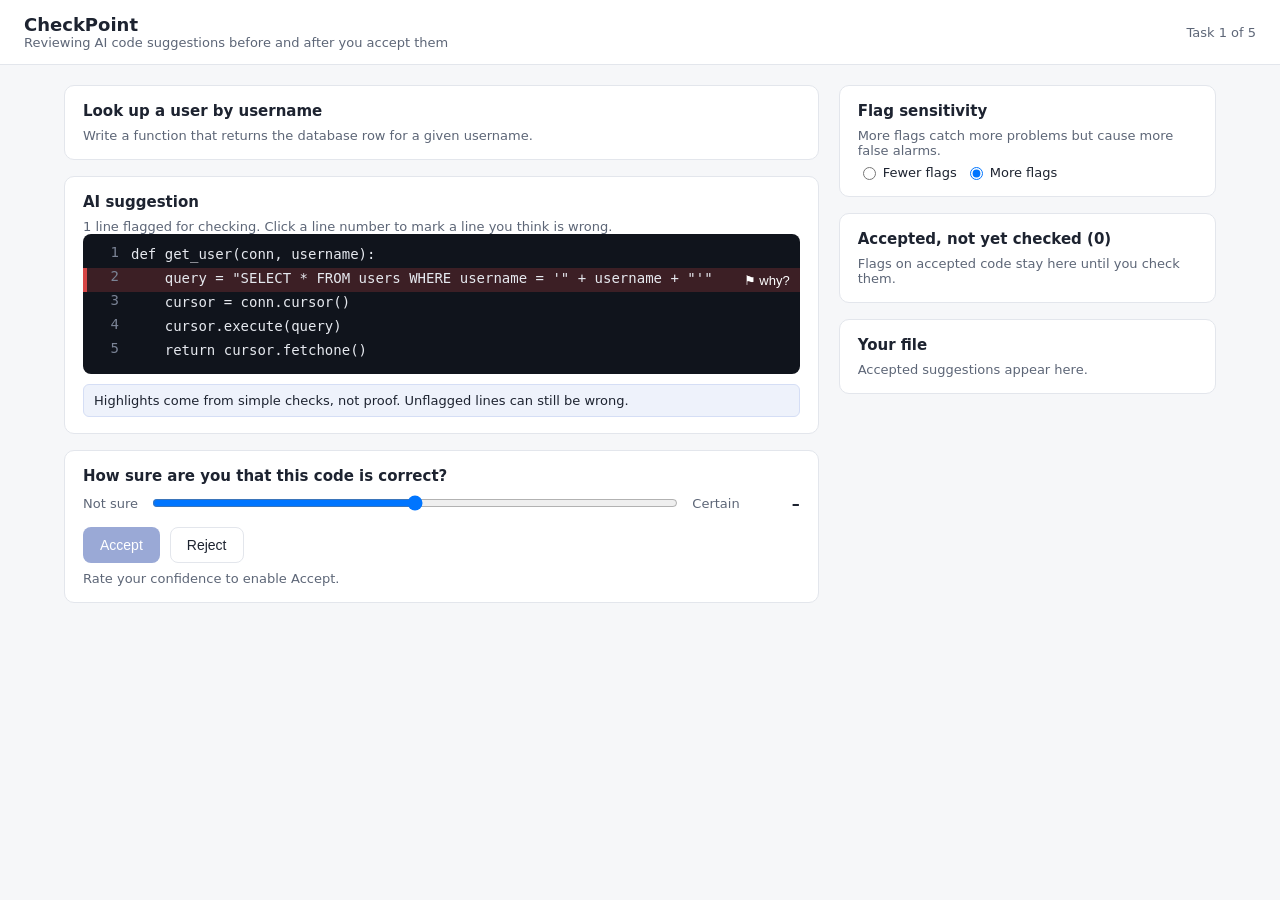
<file: index.html>
<!doctype html>
<html lang="en">
<head>
  <meta charset="utf-8">
  <meta name="viewport" content="width=device-width, initial-scale=1">
  <title>CheckPoint</title>
  <link rel="stylesheet" href="styles.css">
</head>
<body>
  <header>
    <div>
      <h1>CheckPoint</h1>
      <div class="sub">Reviewing AI code suggestions before and after you accept them</div>
    </div>
    <div class="progress" id="progress"></div>
  </header>

  <main>
    <section id="left"></section>
    <aside id="right"></aside>
  </main>

  <script src="cases.js"></script>
  <script src="detectors.js"></script>
  <script src="app.js"></script>
</body>
</html>
</file>
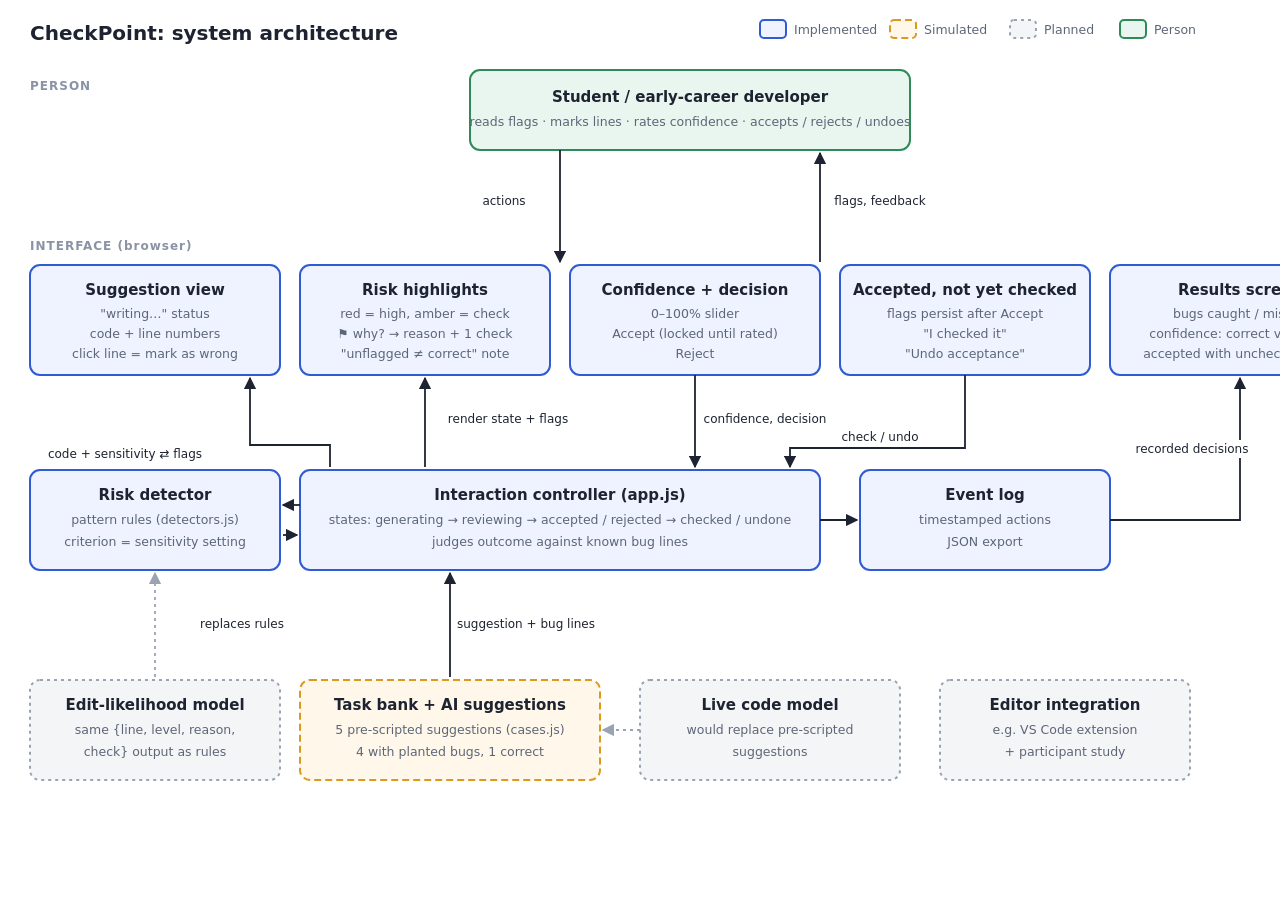
<file: docs/diagram-source.html>
<!doctype html>
<html><head><meta charset="utf-8">
<style>
  body { margin: 0; background: #fff; font-family: system-ui, -apple-system, "Segoe UI", Roboto, sans-serif; }
  text { font-size: 14px; fill: #1d2330; }
  .title { font-size: 20px; font-weight: 700; }
  .h { font-size: 15px; font-weight: 700; }
  .s { font-size: 12.5px; fill: #5d6677; }
  .lane { font-size: 12px; font-weight: 700; fill: #8a93a5; letter-spacing: 1px; }
  .impl { fill: #eef3ff; stroke: #2f5bd3; stroke-width: 2; }
  .sim { fill: #fff8ea; stroke: #d99a1e; stroke-width: 2; stroke-dasharray: 7 4; }
  .plan { fill: #f4f5f7; stroke: #9aa3b2; stroke-width: 2; stroke-dasharray: 3 4; }
  .person { fill: #e9f6ef; stroke: #2e8b57; stroke-width: 2; }
  .arrow { stroke: #1d2330; stroke-width: 1.8; fill: none; marker-end: url(#a); }
  .arrowp { stroke: #9aa3b2; stroke-width: 1.8; fill: none; stroke-dasharray: 3 4; marker-end: url(#ap); }
  .lbl { font-size: 12px; fill: #1d2330; }
  .lblbg { fill: #fff; }
</style></head>
<body>
<svg width="1400" height="860" viewBox="0 0 1400 860" xmlns="http://www.w3.org/2000/svg">
  <defs>
    <marker id="a" viewBox="0 0 10 10" refX="9" refY="5" markerWidth="7" markerHeight="7" orient="auto-start-reverse"><path d="M0,0 L10,5 L0,10 z" fill="#1d2330"/></marker>
    <marker id="ap" viewBox="0 0 10 10" refX="9" refY="5" markerWidth="7" markerHeight="7" orient="auto-start-reverse"><path d="M0,0 L10,5 L0,10 z" fill="#9aa3b2"/></marker>
  </defs>

  <text x="30" y="40" class="title">CheckPoint: system architecture</text>

  <!-- legend -->
  <rect x="760" y="20" width="26" height="18" class="impl" rx="4"/><text x="794" y="34" class="s">Implemented</text>
  <rect x="890" y="20" width="26" height="18" class="sim" rx="4"/><text x="924" y="34" class="s">Simulated</text>
  <rect x="1010" y="20" width="26" height="18" class="plan" rx="4"/><text x="1044" y="34" class="s">Planned</text>
  <rect x="1120" y="20" width="26" height="18" class="person" rx="4"/><text x="1154" y="34" class="s">Person</text>

  <!-- lane labels -->
  <text x="30" y="90" class="lane">PERSON</text>
  <text x="30" y="250" class="lane">INTERFACE (browser)</text>
  <text x="30" y="500" class="lane">LOGIC</text>
  <text x="30" y="700" class="lane">AI / DATA</text>

  <!-- person -->
  <rect x="470" y="70" width="440" height="80" class="person" rx="10"/>
  <text x="690" y="102" text-anchor="middle" class="h">Student / early-career developer</text>
  <text x="690" y="126" text-anchor="middle" class="s">reads flags · marks lines · rates confidence · accepts / rejects / undoes</text>

  <!-- interface -->
  <rect x="30" y="265" width="250" height="110" class="impl" rx="10"/>
  <text x="155" y="295" text-anchor="middle" class="h">Suggestion view</text>
  <text x="155" y="318" text-anchor="middle" class="s">"writing…" status</text>
  <text x="155" y="338" text-anchor="middle" class="s">code + line numbers</text>
  <text x="155" y="358" text-anchor="middle" class="s">click line = mark as wrong</text>

  <rect x="300" y="265" width="250" height="110" class="impl" rx="10"/>
  <text x="425" y="295" text-anchor="middle" class="h">Risk highlights</text>
  <text x="425" y="318" text-anchor="middle" class="s">red = high, amber = check</text>
  <text x="425" y="338" text-anchor="middle" class="s">⚑ why? → reason + 1 check</text>
  <text x="425" y="358" text-anchor="middle" class="s">"unflagged ≠ correct" note</text>

  <rect x="570" y="265" width="250" height="110" class="impl" rx="10"/>
  <text x="695" y="295" text-anchor="middle" class="h">Confidence + decision</text>
  <text x="695" y="318" text-anchor="middle" class="s">0–100% slider</text>
  <text x="695" y="338" text-anchor="middle" class="s">Accept (locked until rated)</text>
  <text x="695" y="358" text-anchor="middle" class="s">Reject</text>

  <rect x="840" y="265" width="250" height="110" class="impl" rx="10"/>
  <text x="965" y="295" text-anchor="middle" class="h">Accepted, not yet checked</text>
  <text x="965" y="318" text-anchor="middle" class="s">flags persist after Accept</text>
  <text x="965" y="338" text-anchor="middle" class="s">"I checked it"</text>
  <text x="965" y="358" text-anchor="middle" class="s">"Undo acceptance"</text>

  <rect x="1110" y="265" width="260" height="110" class="impl" rx="10"/>
  <text x="1240" y="295" text-anchor="middle" class="h">Results screen</text>
  <text x="1240" y="318" text-anchor="middle" class="s">bugs caught / missed</text>
  <text x="1240" y="338" text-anchor="middle" class="s">confidence: correct vs buggy</text>
  <text x="1240" y="358" text-anchor="middle" class="s">accepted with unchecked flags</text>

  <!-- logic -->
  <rect x="300" y="470" width="520" height="100" class="impl" rx="10"/>
  <text x="560" y="500" text-anchor="middle" class="h">Interaction controller (app.js)</text>
  <text x="560" y="524" text-anchor="middle" class="s">states: generating → reviewing → accepted / rejected → checked / undone</text>
  <text x="560" y="546" text-anchor="middle" class="s">judges outcome against known bug lines</text>

  <rect x="860" y="470" width="250" height="100" class="impl" rx="10"/>
  <text x="985" y="500" text-anchor="middle" class="h">Event log</text>
  <text x="985" y="524" text-anchor="middle" class="s">timestamped actions</text>
  <text x="985" y="546" text-anchor="middle" class="s">JSON export</text>

  <rect x="30" y="470" width="250" height="100" class="impl" rx="10"/>
  <text x="155" y="500" text-anchor="middle" class="h">Risk detector</text>
  <text x="155" y="524" text-anchor="middle" class="s">pattern rules (detectors.js)</text>
  <text x="155" y="546" text-anchor="middle" class="s">criterion = sensitivity setting</text>

  <!-- AI / data -->
  <rect x="300" y="680" width="300" height="100" class="sim" rx="10"/>
  <text x="450" y="710" text-anchor="middle" class="h">Task bank + AI suggestions</text>
  <text x="450" y="734" text-anchor="middle" class="s">5 pre-scripted suggestions (cases.js)</text>
  <text x="450" y="756" text-anchor="middle" class="s">4 with planted bugs, 1 correct</text>

  <rect x="640" y="680" width="260" height="100" class="plan" rx="10"/>
  <text x="770" y="710" text-anchor="middle" class="h">Live code model</text>
  <text x="770" y="734" text-anchor="middle" class="s">would replace pre-scripted</text>
  <text x="770" y="756" text-anchor="middle" class="s">suggestions</text>

  <rect x="30" y="680" width="250" height="100" class="plan" rx="10"/>
  <text x="155" y="710" text-anchor="middle" class="h">Edit-likelihood model</text>
  <text x="155" y="734" text-anchor="middle" class="s">same {line, level, reason,</text>
  <text x="155" y="756" text-anchor="middle" class="s">check} output as rules</text>

  <rect x="940" y="680" width="250" height="100" class="plan" rx="10"/>
  <text x="1065" y="710" text-anchor="middle" class="h">Editor integration</text>
  <text x="1065" y="734" text-anchor="middle" class="s">e.g. VS Code extension</text>
  <text x="1065" y="756" text-anchor="middle" class="s">+ participant study</text>

  <!-- arrows: person <-> interface -->
  <path class="arrow" d="M560,150 L560,262"/>
  <rect x="452" y="192" width="104" height="18" class="lblbg"/><text x="504" y="205" text-anchor="middle" class="lbl">actions</text>
  <path class="arrow" d="M820,262 L820,153"/>
  <rect x="826" y="192" width="110" height="18" class="lblbg"/><text x="880" y="205" text-anchor="middle" class="lbl">flags, feedback</text>

  <!-- interface <-> controller -->
  <path class="arrow" d="M695,375 L695,467"/>
  <rect x="701" y="410" width="128" height="18" class="lblbg"/><text x="765" y="423" text-anchor="middle" class="lbl">confidence, decision</text>
  <path class="arrow" d="M425,467 L425,378"/>
  <rect x="420" y="410" width="0" height="0" class="lblbg"/><text x="508" y="423" text-anchor="middle" class="lbl">render state + flags</text>
  <path class="arrow" d="M965,375 L965,448 L790,448 L790,467"/>
  <text x="880" y="441" text-anchor="middle" class="lbl">check / undo</text>
  <path class="arrow" d="M820,520 L857,520"/>
  <path class="arrow" d="M1110,520 L1240,520 L1240,378"/>
  <rect x="1128" y="440" width="128" height="18" class="lblbg"/><text x="1192" y="453" text-anchor="middle" class="lbl">recorded decisions</text>

  <!-- controller <-> detector -->
  <path class="arrow" d="M300,505 L283,505"/>
  <path class="arrow" d="M283,535 L297,535"/>
  <text x="125" y="458" text-anchor="middle" class="lbl">code + sensitivity ⇄ flags</text>
  <path class="arrow" d="M330,467 L330,445 L250,445 L250,378"/>

  <!-- data -> controller -->
  <path class="arrow" d="M450,677 L450,573"/>
  <rect x="456" y="615" width="140" height="18" class="lblbg"/><text x="526" y="628" text-anchor="middle" class="lbl">suggestion + bug lines</text>

  <!-- planned -->
  <path class="arrowp" d="M640,730 L603,730"/>
  <path class="arrowp" d="M155,677 L155,573"/>
  <text x="200" y="628" class="lbl" fill="#5d6677">replaces rules</text>
</svg>
</body></html>
</file>
<file: styles.css>
:root {
  --bg: #f6f7f9;
  --panel: #ffffff;
  --ink: #1d2330;
  --muted: #5d6677;
  --line: #e3e6ec;
  --accent: #2f5bd3;
  --code-bg: #10141c;
  --code-ink: #e6e9ef;
  --high: #d64545;
  --high-bg: rgba(214, 69, 69, 0.22);
  --med: #d99a1e;
  --med-bg: rgba(217, 154, 30, 0.2);
  --ok: #2e8b57;
  --mark: rgba(47, 91, 211, 0.35);
}

* { box-sizing: border-box; }

body {
  margin: 0;
  font-family: system-ui, -apple-system, "Segoe UI", Roboto, sans-serif;
  background: var(--bg);
  color: var(--ink);
}

header {
  display: flex;
  justify-content: space-between;
  align-items: center;
  padding: 14px 24px;
  background: var(--panel);
  border-bottom: 1px solid var(--line);
}

header h1 { font-size: 18px; margin: 0; }
header .sub { color: var(--muted); font-size: 13px; }

main {
  display: grid;
  grid-template-columns: minmax(0, 2fr) minmax(280px, 1fr);
  gap: 20px;
  padding: 20px 24px;
  max-width: 1200px;
  margin: 0 auto;
}

@media (max-width: 860px) {
  main { grid-template-columns: 1fr; padding: 16px; }
}

.panel {
  background: var(--panel);
  border: 1px solid var(--line);
  border-radius: 10px;
  padding: 16px 18px;
  margin-bottom: 16px;
}

.panel h2 { font-size: 15px; margin: 0 0 8px; }
.muted { color: var(--muted); font-size: 13px; }
.progress { font-size: 13px; color: var(--muted); }

.code {
  background: var(--code-bg);
  color: var(--code-ink);
  border-radius: 8px;
  padding: 10px 0;
  font-family: "JetBrains Mono", Consolas, Menlo, monospace;
  font-size: 14px;
  overflow-x: auto;
}

.code-line {
  display: flex;
  align-items: stretch;
  min-height: 24px;
  border-left: 4px solid transparent;
}

.code-line .num {
  width: 44px;
  text-align: right;
  padding-right: 12px;
  color: #7b8496;
  user-select: none;
  cursor: pointer;
}

.code-line .num:hover { color: #ffffff; }
.code-line pre { margin: 0; padding: 2px 12px 2px 0; white-space: pre; flex: 1; }

.code-line.risk-high { background: var(--high-bg); border-left-color: var(--high); }
.code-line.risk-medium { background: var(--med-bg); border-left-color: var(--med); }
.code-line.user-mark .num { background: var(--mark); color: #fff; }

.flag-btn {
  border: none;
  background: transparent;
  color: #fff;
  cursor: pointer;
  font-size: 13px;
  padding: 0 10px;
}

.generating { color: var(--muted); font-style: italic; padding: 12px 16px; }

.explain {
  border-left: 4px solid var(--high);
  background: #fff6f6;
  padding: 10px 12px;
  border-radius: 6px;
  margin-top: 10px;
  font-size: 14px;
}

.explain.medium { border-left-color: var(--med); background: #fffaf0; }
.explain .how { color: var(--muted); margin-top: 4px; }

.notice {
  font-size: 13px;
  background: #eef2fb;
  border: 1px solid #d5def5;
  padding: 8px 10px;
  border-radius: 6px;
  margin-top: 10px;
}

.actions { display: flex; gap: 10px; flex-wrap: wrap; margin-top: 14px; }

button.primary, button.secondary, button.ghost {
  border-radius: 8px;
  padding: 9px 16px;
  font-size: 14px;
  cursor: pointer;
  border: 1px solid transparent;
}

button.primary { background: var(--accent); color: #fff; }
button.primary:disabled { background: #9aa9d6; cursor: not-allowed; }
button.secondary { background: #fff; border-color: var(--line); color: var(--ink); }
button.ghost { background: transparent; color: var(--accent); padding: 4px 8px; }

.slider-row { display: flex; align-items: center; gap: 12px; margin-top: 8px; }
.slider-row input[type=range] { flex: 1; }
.slider-value { width: 48px; text-align: right; font-weight: 600; }

.sensitivity { display: flex; gap: 8px; margin-top: 6px; }
.sensitivity label { font-size: 13px; display: flex; gap: 4px; align-items: center; }

.queue-item {
  border: 1px solid var(--line);
  border-radius: 8px;
  padding: 10px;
  margin-top: 8px;
  font-size: 13px;
}

.queue-item .q-title { font-weight: 600; }
.queue-item .q-flag { margin-top: 4px; }
.queue-item.checked { opacity: 0.6; }

.tag {
  display: inline-block;
  font-size: 11px;
  padding: 1px 6px;
  border-radius: 10px;
  font-weight: 600;
  margin-right: 4px;
}

.tag.high { background: var(--high-bg); color: var(--high); }
.tag.medium { background: var(--med-bg); color: #9a6a0b; }
.tag.ok { background: rgba(46, 139, 87, 0.15); color: var(--ok); }

table.results { width: 100%; border-collapse: collapse; font-size: 13px; }
table.results th, table.results td { border-bottom: 1px solid var(--line); padding: 8px 6px; text-align: left; vertical-align: top; }

.summary-grid { display: grid; grid-template-columns: repeat(auto-fit, minmax(160px, 1fr)); gap: 12px; margin: 12px 0; }
.stat { background: var(--bg); border-radius: 8px; padding: 10px 12px; }
.stat .big { font-size: 22px; font-weight: 700; }
.stat .label { font-size: 12px; color: var(--muted); }
</file>
